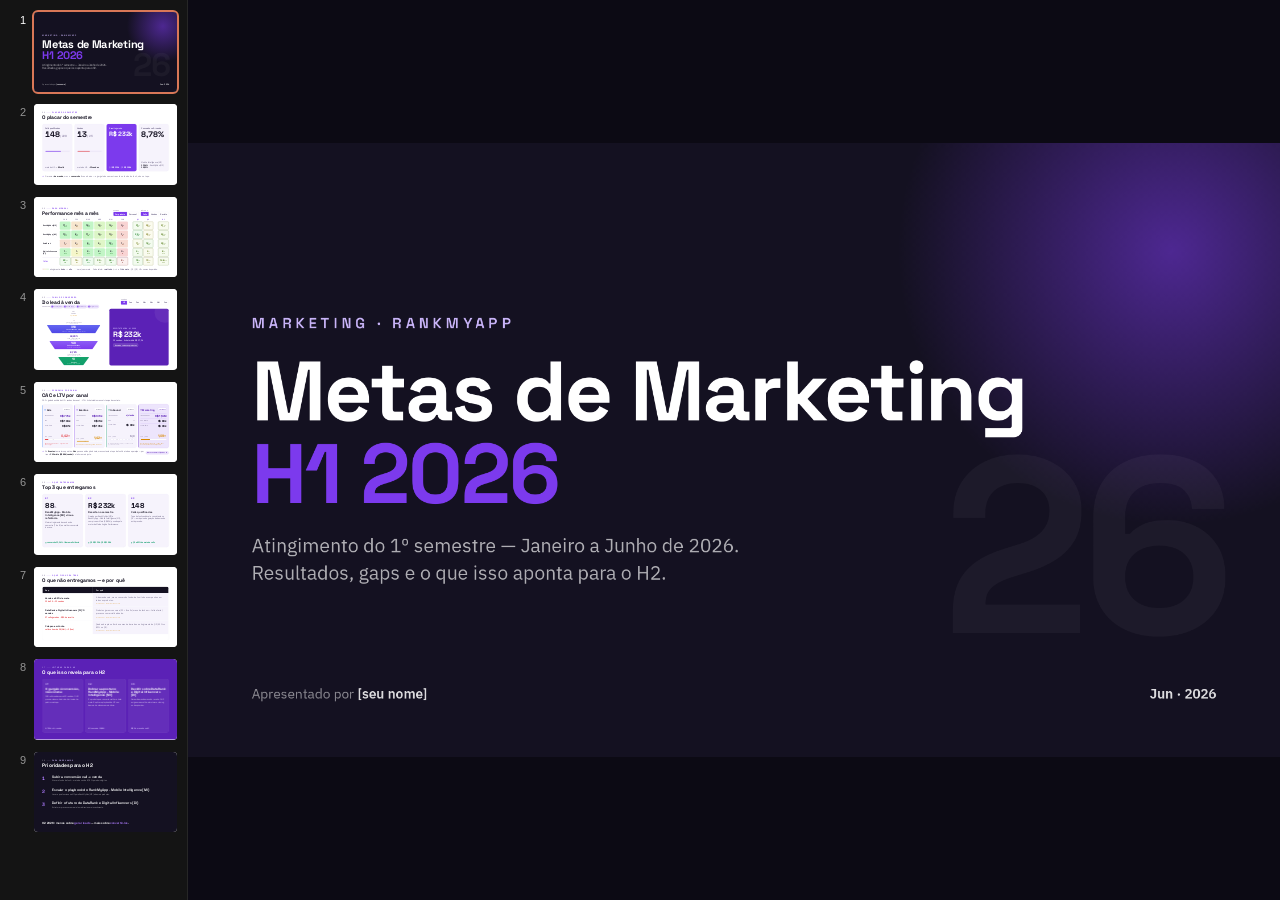
<file: pre-retiro/Apresentação - Metas Mkt H1 2026.html>
<!DOCTYPE html>
<html lang="pt-BR">
<head>
<meta charset="utf-8">
<meta name="viewport" content="width=device-width, initial-scale=1">
<title>Metas de Marketing — H1 2026</title>
<link rel="preconnect" href="https://fonts.googleapis.com">
<link rel="preconnect" href="https://fonts.gstatic.com" crossorigin>
<link href="https://fonts.googleapis.com/css2?family=Space+Grotesk:wght@400;500;600;700&family=IBM+Plex+Sans:wght@400;500;600;700&display=swap" rel="stylesheet">
<link rel="stylesheet" href="deck.css">
</head>
<body>
<template id="__bundler_thumbnail">
  <svg xmlns="http://www.w3.org/2000/svg" viewBox="0 0 400 400">
    <rect width="400" height="400" fill="#0d0f12"/>
    <rect x="120" y="150" width="160" height="70" rx="6" fill="#d6ff3f"/>
    <text x="200" y="135" text-anchor="middle" fill="#e8eaed" font-family="sans-serif" font-size="34" font-weight="700">Metas</text>
    <text x="200" y="198" text-anchor="middle" fill="#0d0f12" font-family="sans-serif" font-size="34" font-weight="700">H1 2026</text>
    <text x="200" y="262" text-anchor="middle" fill="#8a8f98" font-family="sans-serif" font-size="22">Marketing · RankMyApp</text>
  </svg>
</template>
<deck-stage width="1920" height="1080">

  <!-- ===================== 1 · CAPA ===================== -->
  <section class="s-dark cover" data-label="Capa" data-screen-label="01 Capa">
    <div class="glow"></div>
    <div class="watermark">26</div>
    <div class="pad">
      <div class="eyebrow anim"><span>Marketing · RankMyApp</span></div>
      <h1 class="anim">Metas de Marketing<br><span class="li">H1 2026</span></h1>
      <div class="sub anim">Atingimento do 1º semestre — Janeiro a Junho de 2026.<br>Resultados, gaps e o que isso aponta para o H2.</div>
    </div>
    <div class="meta">
      <div>Apresentado por <b>[seu nome]</b></div>
      <div><b>Jun · 2026</b></div>
    </div>
  </section>

  <!-- ===================== 2 · PLACAR ===================== -->
  <section data-label="Placar" data-screen-label="02 Placar">
    <div class="pad">
      <div class="kicker anim"><span class="num">01</span><span class="rule"></span>Placar do semestre</div>
      <h2 class="slide-h anim">O placar do semestre</h2>
      <div class="kpigrid">
        <div class="kpi anim">
          <div class="klabel">Calls qualificadas</div>
          <div class="knum tnum">148<span class="of"> / 228</span></div>
          <div class="kbar accent" style="margin-top:auto;"><div class="kpct accent">65%</div><i style="width:65%"></i></div>
          <div class="ksub">meta do H1 · <b>−80 calls</b></div>
        </div>
        <div class="kpi anim">
          <div class="klabel">Vendas</div>
          <div class="knum tnum">13<span class="of"> / 25</span></div>
          <div class="kbar bad" style="margin-top:auto;"><div class="kpct bad">52%</div><i style="width:52%"></i></div>
          <div class="ksub">meta do H1 · <b>−12 vendas</b></div>
        </div>
        <div class="kpi feature anim">
          <div class="klabel">Receita gerada</div>
          <div class="knum tnum">R$ 232k</div>
          <div class="ksub" style="margin-top:auto;">Q1 <b>R$ 125k</b> · Q2 <b>R$ 108k</b></div>
        </div>
        <div class="kpi anim">
          <div class="klabel">Conversão call → venda</div>
          <div class="knum tnum">8,78%</div>
          <div class="ksub" style="margin-top:auto;">Mobile Intelligence (MI) <b>12,96%</b> · RankMyAds (MP) <b>10,53%</b></div>
        </div>
      </div>
      <div class="takeaway"><span class="dot">→</span><div>Geramos <b>demanda</b>, mas a <b>conversão</b> ficou abaixo — o gargalo do semestre está no fundo do funil, não no topo.</div></div>
    </div>
  </section>

  <!-- ===================== 3 · DASH MENSAL ===================== -->
  <section data-label="Dash mensal" data-screen-label="03 Dash mensal">
    <div class="pad">
      <div class="dashtop">
        <div>
          <div class="kicker anim"><span class="num">02</span><span class="rule"></span>Dash mensal</div>
          <h2 class="slide-h anim">Performance mês a mês</h2>
        </div>
        <div class="segs anim">
          <div class="segwrap">
            <span class="seglbl">Quebra</span>
            <div class="seg" id="dimSeg">
              <button class="on" data-dim="produto">Por produto</button>
              <button data-dim="canal">Por canal</button>
            </div>
          </div>
          <div class="segwrap">
            <span class="seglbl">Métrica</span>
            <div class="seg" id="metSeg">
              <button class="on" data-met="calls">Calls</button>
              <button data-met="vendas">Vendas</button>
              <button data-met="receita">Receita</button>
            </div>
          </div>
        </div>
      </div>
      <div class="matrix anim" id="dashMatrix"></div>
      <div class="dashchart anim" id="dashChart" style="display:none;"></div>
      <div class="dashlegend" id="dashLegend"></div>
    </div>
  </section>

  <!-- ===================== 4 · FUNIL ===================== -->
  <section data-label="Funil" data-screen-label="04 Funil" class="funnel-slide">
    <div class="pad">
      <div class="dashtop">
        <div>
          <div class="kicker anim"><span class="num">03</span><span class="rule"></span>Funil de conversão</div>
          <h2 class="slide-h anim">Do lead à venda</h2>
        </div>
        <div class="segs anim">
          <div class="segwrap">
            <span class="seglbl">Período</span>
            <div class="seg" id="funSeg">
              <button class="on" data-fun="H1">H1</button>
              <button data-fun="0">Jan</button>
              <button data-fun="1">Fev</button>
              <button data-fun="2">Mar</button>
              <button data-fun="3">Abr</button>
              <button data-fun="4">Mai</button>
              <button data-fun="5">Jun</button>
            </div>
          </div>
        </div>
      </div>
      <div class="prodpick anim" id="prodPick">
        <span class="ppl">Produtos</span>
        <button class="pp on" data-prod="MP" aria-pressed="true">RankMyAds</button>
        <button class="pp on" data-prod="MI" aria-pressed="true">RankMyApp</button>
        <button class="pp on" data-prod="DataRank" aria-pressed="true">DataRank</button>
        <button class="pp on" data-prod="DI" aria-pressed="true">Digital Inf.</button>
      </div>
      <div class="funnelwrap">
        <div class="funnel anim" id="funnelBody"></div>
        <div class="revcard anim" id="revCard"></div>
      </div>
    </div>
  </section>

  <!-- ===================== 5 · CAC × LTV ===================== -->
  <section data-label="CAC × LTV" data-screen-label="05 CAC LTV">
    <div class="pad">
      <div class="kicker anim"><span class="num">04</span><span class="rule"></span>Economia por canal</div>
      <h2 class="slide-h anim">CAC e LTV por canal</h2>
      <div class="anim" style="font-size:24px;color:var(--txt-2);margin-top:14px;">CAC = gasto de mídia do H1 ÷ vendas do canal &nbsp;·&nbsp; LTV = ticket médio mensal × tempo de contrato.</div>
      <div class="clvgrid">
        <div class="clv anim" style="--cc:#3b82f6;">
          <div class="chd"><div class="cname"><span class="cdot"></span>Ads</div><div class="cvendas">4 vendas</div></div>
          <div class="clvrows">
            <div class="clvrow invest"><span class="rl">Investido H1</span><span class="rv">R$ 775k</span></div>
            <div class="clvrow"><span class="rl">CAC</span><span class="rv">R$ 194k</span></div>
            <div class="clvrow"><span class="rl">LTV médio</span><span class="rv">R$ 81k</span></div>
          </div>
          <div class="ratio">
            <div class="rtop"><div class="rlbl">LTV / CAC</div><div class="rnum bad">0,42×</div></div>
            <div class="rgauge"><i class="bad" style="width:14%;"></i><div class="rmark" style="left:33.3%;"><span>break-even 1×</span></div></div>
            <div class="rverdict bad">Abaixo do break-even — o gasto direto não se paga.</div>
          </div>
        </div>
        <div class="clv anim" style="--cc:#7c3aed;">
          <div class="chd"><div class="cname"><span class="cdot"></span>Eventos</div><div class="cvendas">5 vendas</div></div>
          <div class="clvrows">
            <div class="clvrow invest"><span class="rl">Investido H1</span><span class="rv">R$ 370k</span></div>
            <div class="clvrow"><span class="rl">CAC</span><span class="rv">R$ 74k</span></div>
            <div class="clvrow"><span class="rl">LTV médio</span><span class="rv">R$ 105k</span></div>
          </div>
          <div class="ratio">
            <div class="rtop"><div class="rlbl">LTV / CAC</div><div class="rnum amber">1,42×</div></div>
            <div class="rgauge"><i class="amber" style="width:47%;"></i><div class="rmark" style="left:33.3%;"><span>break-even 1×</span></div></div>
            <div class="rverdict amber">Positivo, mas ainda longe da meta de 3×.</div>
          </div>
        </div>
        <div class="clv anim" style="--cc:#0f9d6b;">
          <div class="chd"><div class="cname"><span class="cdot"></span>Inbound</div><div class="cvendas">4 vendas</div></div>
          <div class="clvrows">
            <div class="clvrow invest"><span class="rl">Investido H1</span><span class="rv na">s/ dados</span></div>
            <div class="clvrow"><span class="rl">CAC</span><span class="rv na">—</span></div>
            <div class="clvrow"><span class="rl">LTV médio</span><span class="rv">R$ 98k</span></div>
          </div>
          <div class="ratio">
            <div class="rtop"><div class="rlbl">LTV / CAC</div><div class="rnum na">N/D</div></div>
            <div class="rgauge empty"><div class="rmark" style="left:33.3%;"><span>break-even 1×</span></div></div>
            <div class="rverdict na">Maior fidelização (9,8 m) — falta o custo p/ fechar a conta.</div>
          </div>
        </div>
        <div class="clv total anim" style="--cc:var(--accent-deep);">
          <div class="chd"><div class="cname"><span class="cdot"></span>Marketing</div><div class="cvendas">13 vendas</div></div>
          <div class="clvrows">
            <div class="clvrow invest"><span class="rl">Investido H1</span><span class="rv">R$ 1,14M</span></div>
            <div class="clvrow"><span class="rl">CAC misto</span><span class="rv">R$ 88k</span></div>
            <div class="clvrow"><span class="rl">LTV médio</span><span class="rv">R$ 96k</span></div>
          </div>
          <div class="ratio">
            <div class="rtop"><div class="rlbl">LTV / CAC</div><div class="rnum amber">1,09×</div></div>
            <div class="rgauge"><i class="amber" style="width:36%;"></i><div class="rmark" style="left:33.3%;"><span>break-even 1×</span></div></div>
            <div class="rverdict amber">No limite do break-even — soma Ads + Eventos (Inbound não mapeado).</div>
          </div>
        </div>
      </div>
      <div class="clvnote"><span class="dot">→</span><div>Só <b>Eventos</b> tem retorno positivo. <b>Ads</b> pesa na atribuição direta, mas sustenta o topo de funil de toda a operação — por isso o <b>CAC misto (R$ 88k/venda)</b> é a leitura mais justa.</div><span class="pill">Meta saudável LTV/CAC ≥ 3×</span></div>
    </div>
  </section>

  <!-- ===================== 6 · TOP 3 ===================== -->
  <section data-label="Top 3" data-screen-label="06 Top 3">
    <div class="pad">
      <div class="kicker anim"><span class="num">05</span><span class="rule"></span>O que entregamos</div>
      <h2 class="slide-h anim">Top 3 que entregamos</h2>
      <div class="top3">
        <div class="t3card anim">
          <div class="rank">#1</div>
          <div class="big tnum">88<span class="u">%</span></div>
          <h3>RankMyApp - Mobile Intelligence (MI) virou a referência</h3>
          <p>Maior atingimento de vendas do semestre (7 de 8) e a melhor conversão da casa.</p>
          <div class="tag"><span class="ic"></span>conversão 12,96% · líder em eficiência</div>
        </div>
        <div class="t3card anim">
          <div class="rank">#2</div>
          <div class="big tnum">R$ 232k</div>
          <h3>Receita no semestre</h3>
          <p>Gerada por RankMyAds (MP) e RankMyApp - Mobile Intelligence (MI), com pico em Maio (R$ 82k) puxado pelo motor de Marketing de Performance.</p>
          <div class="tag"><span class="ic"></span>Q1 R$ 125k · Q2 R$ 108k</div>
        </div>
        <div class="t3card anim">
          <div class="rank">#3</div>
          <div class="big tnum">148</div>
          <h3>Calls qualificadas</h3>
          <p>Topo de funil saudável e consistente no Q1 — a máquina de geração de demanda está provada.</p>
          <div class="tag"><span class="ic"></span>Q1 a 82% da meta de calls</div>
        </div>
      </div>
    </div>
  </section>

  <!-- ===================== 5 · O QUE NÃO ENTREGAMOS ===================== -->
  <section data-label="Gaps" data-screen-label="07 Gaps">
    <div class="pad">
      <div class="kicker anim"><span class="num">06</span><span class="rule"></span>O que ficou pra trás</div>
      <h2 class="slide-h anim">O que não entregamos — e por quê</h2>
      <div class="gaptable anim">
        <div class="gh">Gap</div>
        <div class="gh">Por quê</div>

        <div class="gcell"><span class="glabel">Vendas a 52% da meta</span><span class="gnum">13 de 25 · −12 vendas</span></div>
        <div class="gcell why">A demanda veio, mas a conversão fundo-de-funil não acompanhou em todos os produtos.<span class="draft">✎ rascunho — confirmar causa real</span></div>

        <div class="gcell"><span class="glabel">DataRank e Digital Influencers (DI): 0 vendas</span><span class="gnum">37 calls geradas · R$ 0 de receita</span></div>
        <div class="gcell why">Produtos geram conversa (29 + 8 calls) mas não fecham — falta oferta / processo comercial dedicado.<span class="draft">✎ rascunho — confirmar causa real</span></div>

        <div class="gcell"><span class="glabel">Colapso em Junho</span><span class="gnum">calls caíram de 38 (Mai) → 2 (Jun)</span></div>
        <div class="gcell why">Queda abrupta no fim do semestre derrubou o atingimento do Q2 (53% vs 82% no Q1).<span class="draft">✎ rascunho — confirmar causa real</span></div>
      </div>
    </div>
  </section>

  <!-- ===================== 6 · LEITURAS H2 ===================== -->
  <section class="s-accent" data-label="Leituras H2" data-screen-label="08 Leituras H2">
    <div class="pad">
      <div class="kicker anim"><span class="num">07</span><span class="rule"></span>Leituras para o H2</div>
      <h2 class="slide-h anim">O que isso revela para o H2</h2>
      <div class="insights">
        <div class="ins anim">
          <div class="n">01</div>
          <h3>O gargalo é conversão, não volume</h3>
          <p>148 calls renderam só 13 vendas. O H2 precisa atacar o fundo do funil antes de pedir mais topo.</p>
          <div class="stat">8,78% call → venda</div>
        </div>
        <div class="ins anim">
          <div class="n">02</div>
          <h3>Dobrar a aposta no RankMyApp - Mobile Intelligence (MI)</h3>
          <p>É o produto que converte melhor e bate meta. Replicar o playbook do MI nos demais é a alavanca mais óbvia.</p>
          <div class="stat">MI converte 12,96%</div>
        </div>
        <div class="ins anim">
          <div class="n">03</div>
          <h3>Decidir sobre DataRank e Digital Influencers (DI)</h3>
          <p>Geram demanda mas não receita. O H2 exige uma escolha: estruturar o closing ou despriorizar.</p>
          <div class="stat">R$ 0 de receita no H1</div>
        </div>
      </div>
    </div>
  </section>

  <!-- ===================== 7 · PRIORIDADES / FECHO ===================== -->
  <section class="s-dark" data-label="Prioridades H2" data-screen-label="09 Prioridades">
    <div class="pad">
      <div class="kicker anim"><span class="num">08</span><span class="rule"></span>Para onde vamos</div>
      <h2 class="slide-h anim">Prioridades para o H2</h2>
      <div class="prio">
        <div class="row anim"><div class="pn tnum">1</div><div class="ptxt">Subir a conversão call → venda<span>Atacar o fundo de funil — meta de sair de 8,78% para dois dígitos.</span></div></div>
        <div class="row anim"><div class="pn tnum">2</div><div class="ptxt">Escalar o playbook do RankMyApp - Mobile Intelligence (MI)<span>Levar o que funciona no MI para RankMyAds (MP) e demais produtos.</span></div></div>
        <div class="row anim"><div class="pn tnum">3</div><div class="ptxt">Definir o futuro de DataRank e Digital Influencers (DI)<span>Estruturar processo comercial ou redirecionar o investimento.</span></div></div>
      </div>
      <div class="closeline">H2 2026: menos sobre <span>gerar leads</span> — mais sobre <span>convertê-los</span>.</div>
    </div>
  </section>

</deck-stage>

<script src="deck-stage.js"></script>
<script src="deck-dash.js"></script>
<script src="deck-funnel.js"></script>
<script>
  // re-render dash/funil on slide activation so sizing settles after layout
  document.querySelector('deck-stage').addEventListener('slidechange', (e)=>{
    const sl = e.detail.slide; if(!sl) return;
    if(sl.querySelector('#dashMatrix') && window.__renderDash) requestAnimationFrame(()=>window.__renderDash());
    if(sl.querySelector('#funnelBody') && window.__renderFunnel) requestAnimationFrame(()=>window.__renderFunnel());
  });
</script>
</body>
</html>
</file>
<file: pre-retiro/deck.css>
/* ============================================================
   Metas Mkt H1 2026 — Direção A · sistema visual hi-fi
   Space Grotesk (display/números) + IBM Plex Sans (corpo)
   ============================================================ */
:root{
  --ink:#141121;
  --ink-2:#2a2440;
  --paper:#ffffff;
  --surface:#f6f3fc;
  --surface-2:#efeaf9;
  --line:#e4ddf2;
  --line-strong:#cdc2e6;
  --txt:#1d1830;
  --txt-2:#6b6385;
  --txt-3:#9389aa;
  --accent:#7c3aed;
  --accent-deep:#5b21b6;
  --accent-soft:#ede5fc;
  --good:#0f9d6b;
  --good-soft:#dcf3ea;
  --bad:#e5484d;
  --bad-soft:#fbe3e4;
  --amber:#d98a00;
  --disp:'Space Grotesk', sans-serif;
  --body:'IBM Plex Sans', sans-serif;
}

*{box-sizing:border-box;}
deck-stage:not(:defined){visibility:hidden;}
deck-stage{background:#0c0a14;}

section{
  font-family:var(--body);
  color:var(--txt);
  background:var(--paper);
  overflow:hidden;
}

/* ---- themes ---- */
.s-dark{background:var(--ink);color:#fff;}
.s-accent{background:var(--accent-deep);color:#fff;}

/* ---- shared layout primitives ---- */
.pad{position:absolute;inset:0;padding:96px 112px;display:flex;flex-direction:column;}
.kicker{
  font-family:var(--disp);font-weight:600;font-size:24px;letter-spacing:.22em;text-transform:uppercase;
  color:var(--accent);display:flex;align-items:center;gap:16px;
}
.s-dark .kicker,.s-accent .kicker{color:#c8b3f7;}
.kicker .num{
  font-variant-numeric:tabular-nums;color:var(--txt-3);
}
.s-dark .kicker .num,.s-accent .kicker .num{color:rgba(255,255,255,.45);}
.kicker .rule{height:2px;width:54px;background:currentColor;opacity:.5;}

h1.title{
  font-family:var(--disp);font-weight:700;letter-spacing:-.02em;line-height:1.02;
  font-size:84px;margin:18px 0 0;color:var(--ink);
}
.s-dark h1.title,.s-accent h1.title{color:#fff;}
h2.slide-h{
  font-family:var(--disp);font-weight:700;letter-spacing:-.015em;line-height:1.03;
  font-size:68px;margin:16px 0 0;color:var(--ink);
}
.s-dark h2.slide-h,.s-accent h2.slide-h{color:#fff;}
.lead{font-size:30px;line-height:1.45;color:var(--txt-2);max-width:1180px;margin-top:22px;}
.s-dark .lead,.s-accent .lead{color:rgba(255,255,255,.72);}

.accentbar{height:8px;width:96px;background:var(--accent);border-radius:6px;}
.foot{margin-top:auto;display:flex;align-items:center;justify-content:space-between;
  font-size:22px;color:var(--txt-3);font-variant-numeric:tabular-nums;}
.s-dark .foot{color:rgba(255,255,255,.45);}

.tnum{font-variant-numeric:tabular-nums;}

/* ============================================================
   COVER
   ============================================================ */
.cover .pad{justify-content:center;}
.cover .eyebrow{
  font-family:var(--disp);font-weight:600;font-size:26px;letter-spacing:.28em;text-transform:uppercase;
  color:#c8b3f7;display:flex;align-items:center;gap:18px;
}
.cover h1{
  font-family:var(--disp);font-weight:700;letter-spacing:-.025em;line-height:.98;
  font-size:148px;margin:30px 0 0;color:#fff;
}
.cover h1 .li{color:var(--accent);-webkit-text-stroke:0;}
.cover .sub{font-size:34px;color:rgba(255,255,255,.66);margin-top:30px;max-width:1100px;line-height:1.4;}
.cover .meta{
  position:absolute;left:112px;right:112px;bottom:96px;display:flex;justify-content:space-between;align-items:flex-end;
  font-size:24px;color:rgba(255,255,255,.5);z-index:3;white-space:nowrap;
}
.cover .meta b{color:rgba(255,255,255,.85);font-weight:600;}
.cover .glow{position:absolute;width:1100px;height:1100px;right:-360px;top:-360px;border-radius:50%;
  background:radial-gradient(circle, rgba(124,58,237,.55), rgba(124,58,237,0) 62%);pointer-events:none;}
.cover .watermark{position:absolute;right:96px;bottom:150px;font-family:var(--disp);font-weight:700;
  font-size:440px;line-height:1;color:rgba(255,255,255,.04);letter-spacing:-.04em;pointer-events:none;z-index:0;}

/* ============================================================
   KPI SCORECARD (slide 2)
   ============================================================ */
.kpigrid{display:grid;grid-template-columns:repeat(4,1fr);gap:28px;margin-top:54px;flex:1;}
.kpi{
  border:1.5px solid var(--line);border-radius:24px;padding:38px 36px;background:var(--surface);
  display:flex;flex-direction:column;gap:0;position:relative;
}
.kpi .klabel{font-size:24px;font-weight:600;color:var(--txt-2);letter-spacing:.01em;}
.kpi .knum{font-family:var(--disp);font-weight:700;font-size:108px;line-height:.95;margin-top:18px;letter-spacing:-.02em;color:var(--ink);}
.kpi .knum .of{font-size:40px;color:var(--txt-3);font-weight:500;}
.kpi .ksub{font-size:25px;color:var(--txt-2);margin-top:auto;padding-top:24px;}
.kpi .ksub b{color:var(--ink);font-weight:600;}
.kbar{height:14px;border-radius:8px;background:var(--surface-2);border:1px solid var(--line-strong);overflow:hidden;margin-top:26px;position:relative;}
.kbar > i{display:block;height:100%;border-radius:8px;background:var(--accent);}
.kbar.good > i{background:var(--good);}
.kbar.bad > i{background:var(--bad);}
.kpct{position:absolute;right:0;top:-2px;transform:translateY(-100%);font-family:var(--disp);font-weight:700;font-size:26px;}
.kpct.good{color:var(--good);}.kpct.bad{color:var(--bad);}.kpct.accent{color:var(--accent);}
.kpi.feature{background:var(--accent);border-color:var(--accent);}
.kpi.feature .klabel,.kpi.feature .ksub{color:rgba(255,255,255,.8);}
.kpi.feature .knum,.kpi.feature .ksub b{color:#fff;}
.kpi.feature .knum{font-size:84px;white-space:nowrap;}
.takeaway{margin-top:42px;font-size:28px;color:var(--txt-2);display:flex;gap:14px;align-items:baseline;}
.takeaway b{color:var(--ink);font-weight:600;}
.takeaway .dot{color:var(--accent);font-weight:700;}

/* ============================================================
   DASH (slide 3)
   ============================================================ */
.dashtop{display:flex;align-items:flex-end;justify-content:space-between;gap:30px;margin-top:42px;flex-wrap:wrap;}
.segs{display:flex;gap:26px;align-items:flex-end;flex-wrap:wrap;}
.segwrap{display:flex;flex-direction:column;gap:10px;}
.seglbl{font-family:var(--disp);font-weight:600;font-size:18px;letter-spacing:.14em;text-transform:uppercase;color:var(--txt-3);}
.seg{display:inline-flex;border:1.5px solid var(--line-strong);border-radius:14px;overflow:hidden;background:#fff;}
.seg button{font-family:var(--body);font-weight:600;font-size:24px;border:0;background:transparent;color:var(--txt-2);
  padding:13px 26px;cursor:pointer;border-right:1.5px solid var(--line);transition:background .15s,color .15s;white-space:nowrap;line-height:1.2;}
.seg button:last-child{border-right:0;}
.seg button:hover{background:var(--surface);}
.seg button.on{background:var(--accent);color:#fff;}

.matrix{display:grid;gap:9px;margin-top:36px;flex:1;align-content:start;}
.mcell{font-family:var(--disp);font-weight:600;font-size:30px;display:flex;align-items:center;justify-content:center;
  border-radius:13px;background:var(--surface);color:var(--ink);position:relative;}
.msp{background:transparent;}
.mhead{border:0;background:transparent;font-family:var(--disp);font-weight:700;font-size:22px;color:var(--txt-3);
  letter-spacing:.07em;text-transform:uppercase;padding-bottom:2px;}
.mhead.cnum{justify-content:center;}
.mhead.tothead{color:var(--accent);}
.mrowlbl{flex-direction:column;justify-content:center;align-items:flex-start;border:0;background:transparent;font-family:var(--disp);font-weight:700;font-size:23px;line-height:1.12;color:var(--ink);padding-left:6px;padding-right:14px;letter-spacing:-.01em;text-align:left;}
.mq{border-color:transparent;}
.mh{border-color:transparent;}
.mcell.cnum{flex-direction:column;gap:1px;}
.mcell .cv{line-height:1;font-weight:700;}
.mcell .cm{font-size:.56em;font-weight:600;opacity:.5;letter-spacing:-.02em;}
.mcell .cp{font-size:15px;font-weight:700;line-height:1;opacity:.92;}
.mcell.tot{border:2px solid var(--line-strong);background:#fff;}
.mcell.tot .cv,.mcell.sumcell .cv{font-weight:800;}
.mcell.grouptop{box-shadow:inset 0 2px 0 var(--line-strong);}
.mrowlbl.grouptop{box-shadow:none;border-top:2px solid var(--line-strong);border-radius:0;}
.grp{display:block;font-size:14px;font-weight:800;letter-spacing:.1em;text-transform:uppercase;color:var(--accent);margin-bottom:2px;}
.mcell.zero{color:var(--line-strong);background:repeating-linear-gradient(45deg,#fff,#fff 7px,#f2eefb 7px,#f2eefb 14px);}
.mcell.ph-cell{background:repeating-linear-gradient(45deg,#fff,#fff 8px,var(--surface-2) 8px,var(--surface-2) 16px);
  color:var(--txt-3);font-weight:500;font-size:24px;}
.mrowlbl.totalrow{color:var(--accent);}
.dashlegend{margin-top:34px;display:flex;gap:34px;align-items:center;flex-wrap:wrap;font-size:24px;color:var(--txt-2);}
.dashlegend .key{display:flex;align-items:center;gap:11px;}
.dashlegend .box{width:30px;height:18px;border-radius:5px;border:1.5px solid var(--line);}
.dashlegend .ragbar{width:90px;height:16px;border-radius:5px;border:1.5px solid var(--line);background:linear-gradient(90deg,hsl(0,72%,86%),hsl(48,72%,86%),hsl(90,72%,86%),hsl(125,72%,86%));}
.draftpill{display:inline-flex;align-items:center;gap:9px;font-size:20px;color:var(--amber);
  border:1.5px dashed var(--amber);padding:5px 14px;border-radius:999px;font-weight:600;}

/* ---- gráfico por canal ---- */
.dashchart{flex:1;margin-top:30px;display:flex;align-items:stretch;min-height:0;}
.chartplot{flex:1;display:flex;justify-content:space-around;align-items:flex-end;gap:48px;padding:0 30px 0;}
.cgroup{display:flex;flex-direction:column;align-items:center;justify-content:flex-end;flex:1;max-width:300px;}
.ctop{display:flex;flex-direction:column;align-items:center;margin-bottom:16px;text-align:center;}
.cres{font-family:var(--disp);font-weight:700;font-size:48px;line-height:1;color:var(--ink);letter-spacing:-.02em;}
.cmeta{font-family:var(--disp);font-size:21px;color:var(--txt-2);margin-top:5px;}
.cbars{position:relative;width:160px;display:flex;align-items:flex-end;justify-content:center;}
.cstack{width:160px;display:flex;flex-direction:column-reverse;border-radius:14px 14px 0 0;overflow:hidden;}
.cseg{display:flex;align-items:center;justify-content:center;color:#fff;font-family:var(--disp);font-weight:700;font-size:24px;
  border-top:2px solid rgba(255,255,255,.9);}
.metaline{position:absolute;left:-16px;right:-16px;border-top:3px dashed var(--ink);z-index:4;pointer-events:none;}
.metaline span{position:absolute;right:0;top:-15px;background:var(--ink);color:#fff;font-family:var(--disp);font-size:15px;font-weight:700;padding:2px 9px;border-radius:7px;white-space:nowrap;}
.cname{font-family:var(--disp);font-weight:700;font-size:32px;color:var(--ink);margin-top:20px;letter-spacing:-.01em;}
.dashlegend .metab{display:inline-block;width:30px;height:0;border-top:3px dashed var(--ink);}

/* ============================================================
   FUNIL (slide 4)
   ============================================================ */
.funnel-slide .pad{padding-top:58px;padding-bottom:58px;}
.funnelwrap{flex:1;display:flex;gap:60px;margin-top:14px;align-items:center;}
.funnel{flex:1.2;display:flex;flex-direction:column;align-items:center;justify-content:center;}
.fnbar{position:relative;width:100%;max-width:720px;color:#fff;text-align:center;padding:13px 0 17px;}
.fnbar.leads{background:linear-gradient(180deg,#4f9cf9,#2f7fe6);clip-path:polygon(0 0,100% 0,93% 100%,7% 100%);border-radius:18px 18px 0 0;}
.fnbar.calls{width:78%;background:linear-gradient(180deg,#8b5cf6,#7c3aed);clip-path:polygon(0 0,100% 0,88% 100%,12% 100%);border-radius:14px 14px 0 0;}
.fnbar.handraise{width:89%;background:linear-gradient(180deg,#6366f1,#4f46e5);clip-path:polygon(0 0,100% 0,90% 100%,10% 100%);border-radius:14px 14px 0 0;}
.fnbar.vendas{width:50%;background:linear-gradient(180deg,#16a36b,#0f9d6b);clip-path:polygon(0 0,100% 0,80% 100%,20% 100%);border-radius:14px 14px 0 0;}
.fnbar.leads.ph{background:transparent;border:2.5px dashed var(--line-strong);clip-path:none;border-radius:16px;color:var(--txt-3);}
.fnbar.leads.ph .fnsub{color:var(--amber);opacity:1;font-weight:600;}
.fnval{font-family:var(--disp);font-weight:700;font-size:52px;line-height:.95;letter-spacing:-.02em;}
.fnlabel{font-family:var(--disp);font-weight:600;font-size:24px;margin-top:4px;}
.fnsub{font-size:18px;opacity:.86;margin-top:2px;}
.fnconv{display:flex;flex-direction:column;align-items:center;padding:7px 0;gap:2px;}
.fnconv .arrow{font-size:22px;color:var(--line-strong);line-height:1;margin-bottom:0;}
.fnpct{font-family:var(--disp);font-weight:700;font-size:42px;color:var(--accent-deep);line-height:1;letter-spacing:-.02em;}
.fnpct.ph{color:var(--txt-3);}
.fnconvlbl{font-size:21px;color:var(--txt-2);font-weight:600;white-space:nowrap;}
.fnmeta{font-size:17px;color:var(--txt-3);white-space:nowrap;}

/* ---- 4 etapas: compacta o funil p/ caber Leads + Levantadas + Calls + Vendas ---- */
.funnel-slide .pad{padding-top:54px;padding-bottom:54px;}
.funnel-slide .funnelwrap{margin-top:6px;}
.funnel-slide .fnbar{padding:9px 0 12px;}
.funnel-slide .fnval{font-size:42px;}
.funnel-slide .fnlabel{font-size:21px;}
.funnel-slide .fnsub{font-size:16px;}
.funnel-slide .fnconv{padding:3px 0;gap:1px;}
.funnel-slide .fnconv .arrow{font-size:18px;}
.funnel-slide .fnpct{font-size:32px;}
.funnel-slide .fnconvlbl{font-size:18px;}
.funnel-slide .fnmeta{font-size:15px;}

/* ---- caixa única de controles: Período + Produtos ---- */
.functrls{display:flex;align-items:center;gap:44px;flex-wrap:wrap;margin-top:26px;
  background:var(--surface);border:1.5px solid var(--line);border-radius:18px;padding:18px 26px;}
.functrls .fcgroup{display:flex;align-items:center;gap:16px;}
.functrls .fclbl{font-family:var(--disp);font-weight:700;font-size:18px;letter-spacing:.12em;text-transform:uppercase;color:var(--txt-3);white-space:nowrap;}
.functrls .prodpick{margin-top:0;}
.functrls .seg{flex-wrap:nowrap;}
.prodpick .ppl{font-family:var(--disp);font-weight:700;font-size:18px;letter-spacing:.08em;text-transform:uppercase;color:var(--txt-3);margin-right:2px;}
.pp{font-family:var(--body);font-weight:600;font-size:20px;color:var(--txt-2);background:#fff;border:1.5px solid var(--line);border-radius:999px;padding:8px 18px 8px 38px;cursor:pointer;position:relative;transition:all .12s;}
.pp::before{content:"";position:absolute;left:13px;top:50%;transform:translateY(-50%);width:17px;height:17px;border-radius:5px;border:2px solid var(--line-strong);background:#fff;}
.pp.on{color:var(--accent-deep);border-color:var(--accent);background:var(--accent-soft);}
.pp.on::before{background:var(--accent);border-color:var(--accent);}
.pp.on::after{content:"";position:absolute;left:19px;top:calc(50% - 3px);width:5px;height:9px;border:solid #fff;border-width:0 2.5px 2.5px 0;transform:rotate(45deg) translateY(-50%);}
.fnoutcome{margin-top:22px;font-family:var(--disp);font-weight:600;font-size:23px;color:var(--ink);background:var(--surface);border:1.5px solid var(--line);border-radius:999px;padding:10px 24px;}
.fnoutcome b{color:var(--accent-deep);}

.convpanel{flex:1;align-self:stretch;background:var(--surface);border:1.5px solid var(--line);border-radius:22px;padding:34px 38px;display:flex;flex-direction:column;}
.convpanel .cphead{display:flex;justify-content:space-between;align-items:baseline;gap:14px;}
.cptitle{font-family:var(--disp);font-weight:700;font-size:27px;color:var(--ink);letter-spacing:-.01em;}
.cpmetalbl{font-size:18px;font-weight:700;color:var(--ink);white-space:nowrap;}
.cpsub{font-size:19px;color:var(--txt-2);margin:6px 0 30px;}
.cprow{display:flex;flex-direction:column;gap:8px;margin-bottom:24px;}
.cprow .cpname{font-family:var(--disp);font-weight:600;font-size:21px;color:var(--ink);display:flex;justify-content:space-between;align-items:baseline;}
.cprow .cpname .v{font-weight:700;font-size:23px;}
.cptrack{position:relative;height:32px;background:#fff;border:1.5px solid var(--line);border-radius:9px;overflow:hidden;}
.cpfill{height:100%;background:var(--accent);border-radius:7px 0 0 7px;min-width:3px;}
.cpfill.best{background:var(--good);}
.cpmeta{position:absolute;top:-5px;bottom:-5px;border-left:2.5px dashed var(--ink);z-index:2;}
.cpnote{margin-top:auto;font-size:20px;line-height:1.4;color:var(--txt-2);}
.cpnote b{color:var(--good);}

/* receita em destaque (funil por produto) */
.revcard{flex:1;align-self:stretch;background:var(--accent-deep);color:#fff;border-radius:22px;padding:0 48px;
  display:flex;flex-direction:column;justify-content:center;overflow:hidden;position:relative;}
.revcard::after{content:"";position:absolute;right:-90px;top:-90px;width:280px;height:280px;border-radius:50%;background:rgba(255,255,255,.06);}
.revlabel{font-family:var(--disp);font-weight:600;font-size:23px;letter-spacing:.03em;text-transform:uppercase;color:#c8b3f7;position:relative;}
.revbig{font-family:var(--disp);font-weight:700;font-size:104px;line-height:.92;letter-spacing:-.03em;margin:16px 0 12px;position:relative;}
.revmeta{font-size:26px;color:#e7ddfb;font-weight:500;position:relative;}
.revshare{margin-top:28px;font-family:var(--disp);font-weight:600;font-size:22px;color:#fff;background:rgba(255,255,255,.13);
  border:1.5px solid rgba(255,255,255,.28);border-radius:999px;padding:10px 22px;align-self:flex-start;position:relative;}

/* ============================================================
   CAC × LTV POR CANAL (slide 5)
   ============================================================ */
.clvgrid{display:grid;grid-template-columns:repeat(4,1fr);gap:22px;margin-top:40px;flex:1;}
.clv{border:1.5px solid var(--line);border-radius:24px;padding:32px 28px;background:var(--surface);
  display:flex;flex-direction:column;position:relative;overflow:hidden;}
.clv::before{content:"";position:absolute;left:0;top:0;bottom:0;width:7px;background:var(--cc,var(--accent));}
.clv.total{background:var(--accent-soft);border-color:var(--accent);}
.clv .chd{display:flex;align-items:center;justify-content:space-between;gap:10px;}
.clv .cname{font-family:var(--disp);font-weight:700;font-size:34px;color:var(--ink);letter-spacing:-.01em;
  display:flex;align-items:center;gap:12px;}
.clv.total .cname{color:var(--accent-deep);}
.clv .cdot{width:15px;height:15px;border-radius:50%;background:var(--cc,var(--accent));flex:none;}
.clv .cvendas{font-family:var(--disp);font-weight:600;font-size:18px;color:var(--txt-2);background:#fff;
  border:1.5px solid var(--line);border-radius:999px;padding:6px 14px;white-space:nowrap;}
.clv.total .cvendas{color:var(--accent-deep);border-color:var(--accent);}
.clvrows{margin-top:26px;display:flex;flex-direction:column;}
.clvrow{display:flex;align-items:center;justify-content:space-between;gap:10px;padding:14px 0;border-top:1.5px solid var(--line);}
.clv.total .clvrow{border-color:rgba(124,58,237,.22);}
.clvrow .rl{font-family:var(--disp);font-weight:600;font-size:18px;letter-spacing:.06em;text-transform:uppercase;color:var(--txt-3);}
.clvrow .rv{font-family:var(--disp);font-weight:700;font-size:38px;line-height:1;color:var(--ink);letter-spacing:-.025em;white-space:nowrap;}
.clvrow .rv.na{color:var(--txt-3);font-size:30px;}
.clvrow.invest .rv{color:var(--accent-deep);}
.clv .ratio{margin-top:auto;padding-top:26px;}
.clv .rtop{display:flex;align-items:baseline;justify-content:space-between;gap:10px;}
.clv .rlbl{font-family:var(--disp);font-weight:600;font-size:18px;letter-spacing:.08em;text-transform:uppercase;color:var(--txt-3);white-space:nowrap;}
.clv .rnum{font-family:var(--disp);font-weight:700;font-size:46px;line-height:1;letter-spacing:-.02em;}
.clv .rnum.bad{color:var(--bad);}.clv .rnum.amber{color:var(--amber);}.clv .rnum.good{color:var(--good);}.clv .rnum.na{color:var(--txt-3);font-size:36px;}
.clv .rgauge{position:relative;height:15px;background:#fff;border:1.5px solid var(--line);border-radius:8px;margin-top:16px;overflow:hidden;}
.clv .rgauge > i{position:absolute;left:0;top:0;bottom:0;border-radius:7px 0 0 7px;}
.clv .rgauge > i.bad{background:var(--bad);}.clv .rgauge > i.amber{background:var(--amber);}.clv .rgauge > i.good{background:var(--good);}
.clv .rgauge.empty{background:repeating-linear-gradient(45deg,#fff,#fff 7px,#f2eefb 7px,#f2eefb 14px);}
.clv .rmark{position:absolute;top:-4px;bottom:-4px;width:0;border-left:2px dashed var(--ink-2);z-index:2;}
.clv .rmark span{position:absolute;left:50%;top:100%;transform:translateX(-50%);margin-top:6px;font-family:var(--disp);font-weight:700;font-size:13px;color:var(--txt-2);white-space:nowrap;}
.clv .rverdict{margin-top:28px;font-size:18px;font-weight:600;line-height:1.32;}
.clv .rverdict.bad{color:var(--bad);}.clv .rverdict.amber{color:var(--amber);}.clv .rverdict.good{color:var(--good);}.clv .rverdict.na{color:var(--txt-3);}
.clvnote{margin-top:30px;display:flex;align-items:baseline;gap:14px;font-size:25px;color:var(--txt-2);}
.clvnote b{color:var(--ink);font-weight:600;}
.clvnote .dot{color:var(--accent);font-weight:700;}
.clvnote .pill{font-family:var(--disp);font-weight:600;font-size:20px;color:var(--accent-deep);background:var(--accent-soft);
  border:1.5px solid var(--accent);border-radius:999px;padding:6px 16px;white-space:nowrap;align-self:center;}

/* ============================================================
   TOP 3 (slide 6)
   ============================================================ */
.top3{display:grid;grid-template-columns:repeat(3,1fr);gap:30px;margin-top:54px;flex:1;}
.t3card{border:1.5px solid var(--line);border-radius:26px;padding:44px 40px;background:var(--surface);
  display:flex;flex-direction:column;position:relative;overflow:hidden;}
.t3card .rank{font-family:var(--disp);font-weight:700;font-size:30px;color:var(--accent);letter-spacing:.04em;}
.t3card .big{font-family:var(--disp);font-weight:700;font-size:96px;line-height:.95;letter-spacing:-.025em;color:var(--ink);margin-top:24px;}
.t3card .big .u{font-size:42px;color:var(--txt-3);font-weight:500;}
.t3card h3{font-family:var(--disp);font-weight:600;font-size:34px;margin:20px 0 0;color:var(--ink);letter-spacing:-.01em;}
.t3card p{font-size:25px;line-height:1.45;color:var(--txt-2);margin:16px 0 0;}
.t3card .tag{margin-top:auto;padding-top:28px;font-size:24px;font-weight:600;color:var(--good);display:flex;align-items:center;gap:10px;}
.t3card .tag .ic{width:14px;height:14px;border-radius:50%;background:var(--good);}

/* ============================================================
   MISSES TABLE (slide 5)
   ============================================================ */
.gaptable{margin-top:50px;border:1.5px solid var(--line);border-radius:22px;overflow:hidden;flex:1;
  display:grid;grid-template-columns:1fr 1.5fr;align-content:start;}
.gh{background:var(--ink);color:#fff;font-family:var(--disp);font-weight:600;font-size:26px;letter-spacing:.04em;
  padding:26px 36px;}
.gh:nth-child(2){border-left:1.5px solid rgba(255,255,255,.15);}
.gcell{padding:30px 36px;border-top:1.5px solid var(--line);font-size:28px;line-height:1.4;display:flex;flex-direction:column;gap:8px;justify-content:center;}
.gcell.why{border-left:1.5px solid var(--line);color:var(--txt-2);background:var(--surface);}
.gcell .glabel{font-family:var(--disp);font-weight:700;font-size:30px;color:var(--ink);}
.gcell .gnum{font-weight:600;color:var(--bad);font-size:25px;}
.gcell.why .draft{font-size:20px;color:var(--amber);font-weight:600;margin-top:6px;}

/* ============================================================
   H2 INSIGHTS (slide 6, accent)
   ============================================================ */
.insights{display:grid;grid-template-columns:repeat(3,1fr);gap:30px;margin-top:54px;flex:1;}
.ins{border:1.5px solid rgba(255,255,255,.22);border-radius:26px;padding:44px 40px;background:rgba(255,255,255,.06);
  display:flex;flex-direction:column;backdrop-filter:blur(2px);}
.ins .n{font-family:var(--disp);font-weight:700;font-size:34px;color:#d7c4fb;}
.ins h3{font-family:var(--disp);font-weight:700;font-size:42px;line-height:1.05;letter-spacing:-.015em;margin:22px 0 0;color:#fff;}
.ins p{font-size:25px;line-height:1.5;color:rgba(255,255,255,.78);margin:18px 0 0;}
.ins .stat{margin-top:auto;padding-top:28px;font-family:var(--disp);font-weight:600;font-size:24px;color:#d7c4fb;}

/* ============================================================
   CLOSE (slide 7, dark)
   ============================================================ */
.prio{display:flex;flex-direction:column;gap:0;margin-top:48px;flex:1;}
.prio .row{display:flex;align-items:center;gap:40px;padding:38px 0;border-top:1.5px solid rgba(255,255,255,.13);}
.prio .row:last-child{border-bottom:1.5px solid rgba(255,255,255,.13);}
.prio .pn{font-family:var(--disp);font-weight:700;font-size:64px;color:var(--accent);width:90px;flex:none;letter-spacing:-.02em;}
.s-accent .prio .pn,.s-dark .prio .pn{color:#a877f5;}
.prio .ptxt{font-family:var(--disp);font-weight:600;font-size:46px;color:#fff;letter-spacing:-.01em;}
.prio .ptxt span{display:block;font-family:var(--body);font-weight:400;font-size:25px;color:rgba(255,255,255,.6);margin-top:10px;letter-spacing:0;}
.closeline{margin-top:auto;font-family:var(--disp);font-weight:700;font-size:40px;color:#fff;letter-spacing:-.01em;}
.closeline span{color:#a877f5;}

/* entrance */
@media (prefers-reduced-motion:no-preference){
  [data-deck-active] .anim{animation:rise .55s cubic-bezier(.2,.7,.3,1) both;}
  [data-deck-active] .anim:nth-child(2){animation-delay:.06s;}
  [data-deck-active] .anim:nth-child(3){animation-delay:.12s;}
  [data-deck-active] .anim:nth-child(4){animation-delay:.18s;}
  @keyframes rise{from{opacity:0;transform:translateY(22px);}to{opacity:1;transform:none;}}
}
</file>
